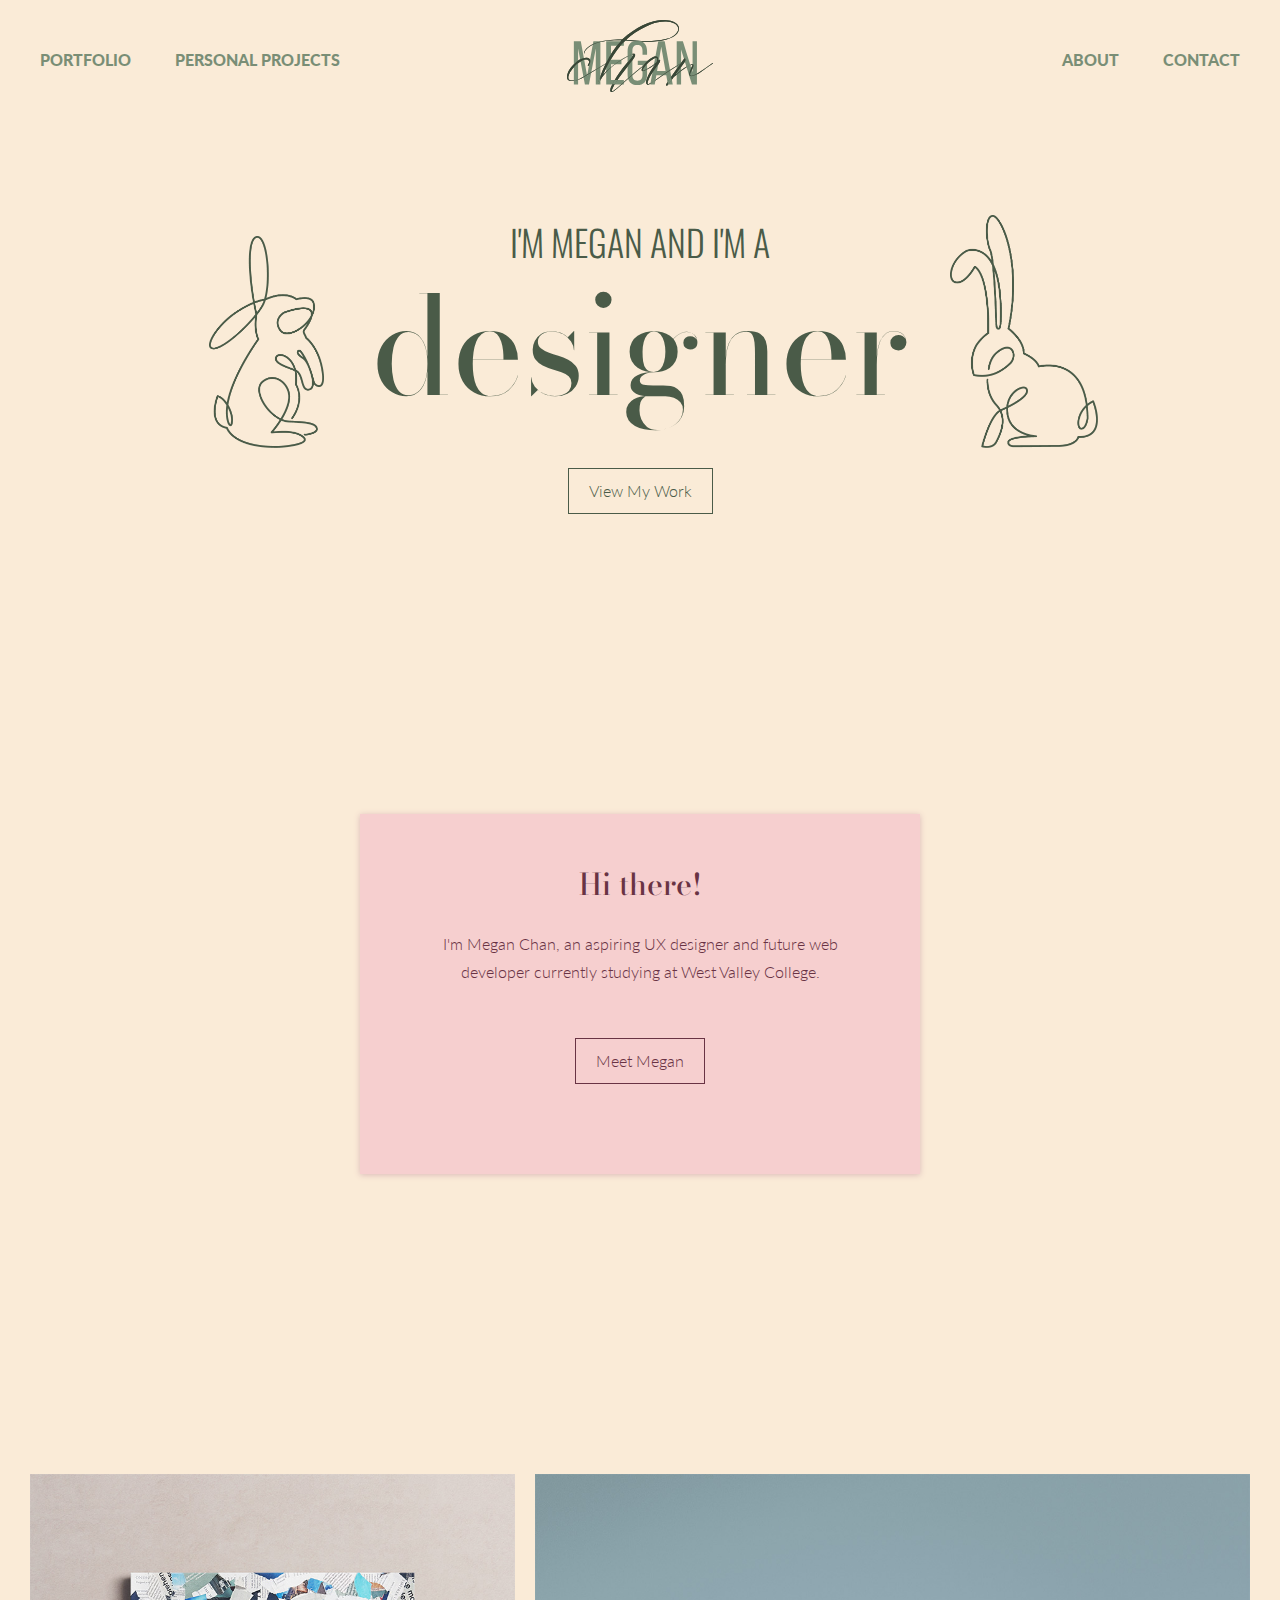
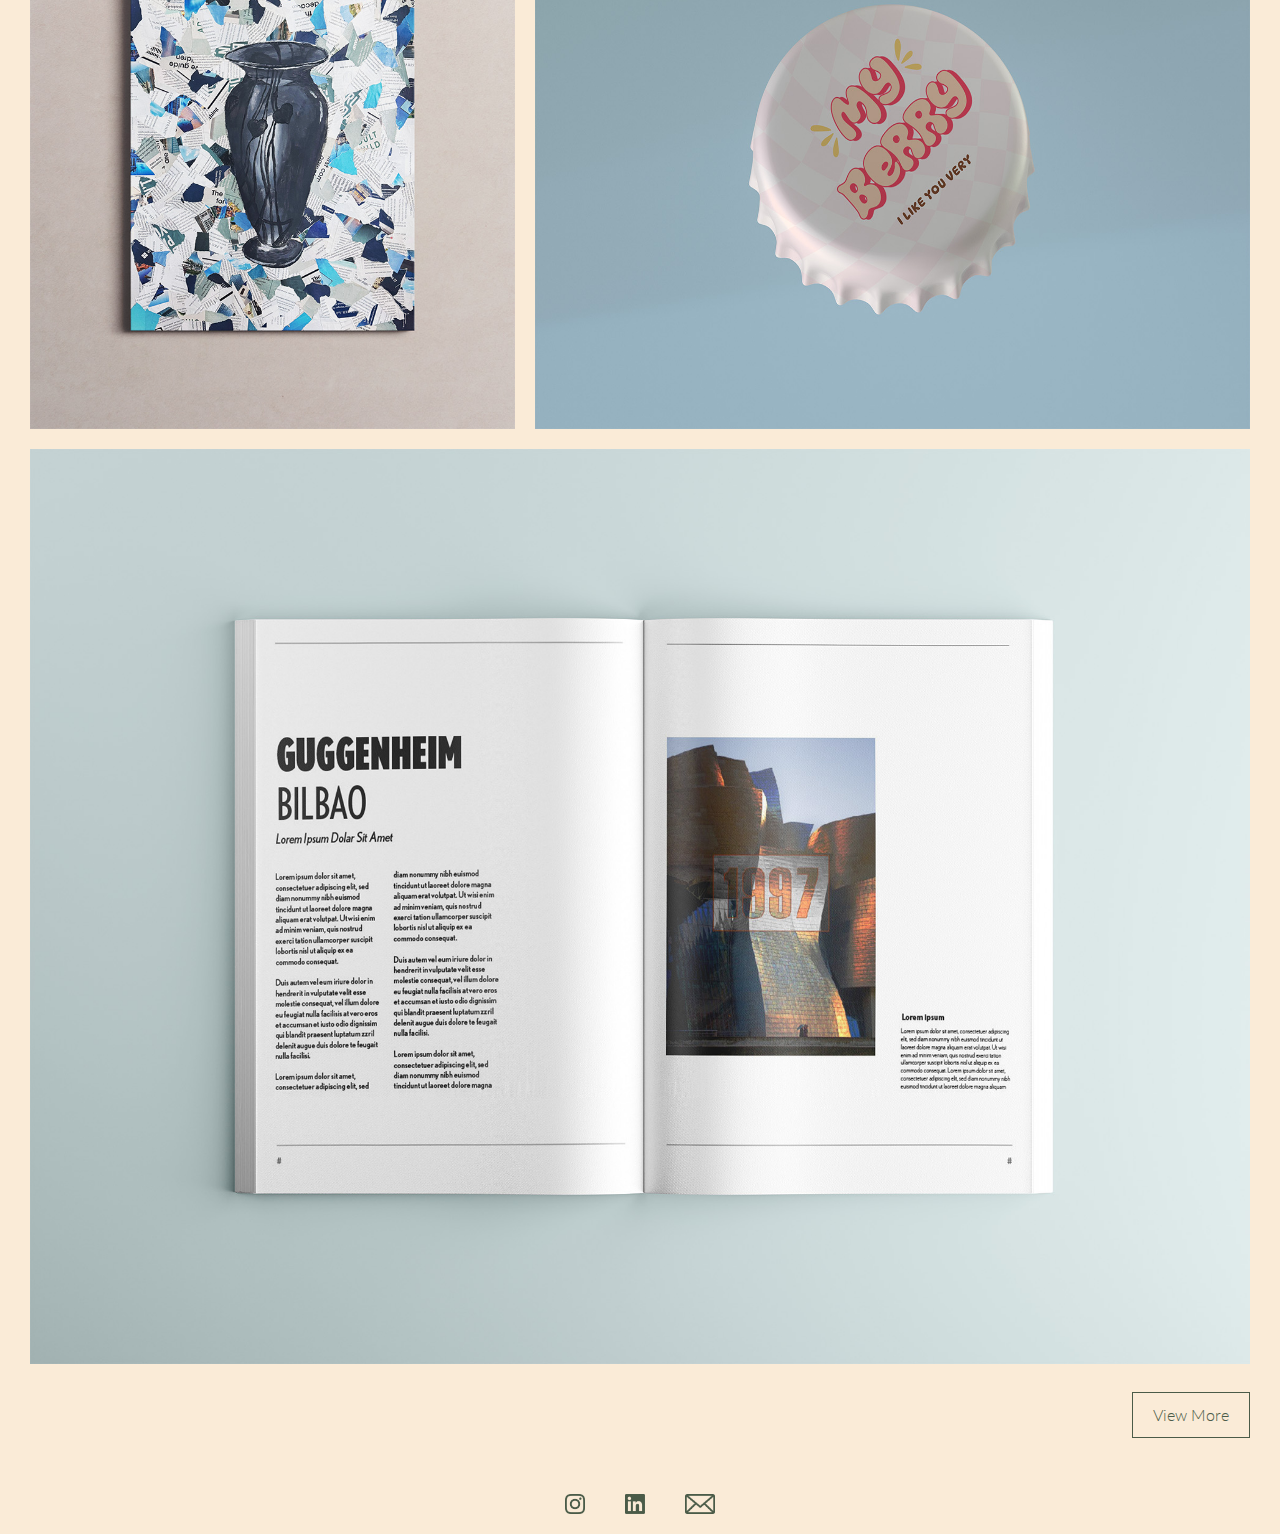
<file: index.html>
<!DOCTYPE html>
<html lang="en">
  <head>
    <meta charset="UTF-8" />
    <meta name="viewport" content="width=device-width, initial-scale=1.0" />
    <title>Megan Chan | Home</title>
    <link rel="stylesheet" href="styles.css" type="text/css" />
  </head>
  <body>
    <header>
      <nav>
        <div class="navbar-full">
          <div class="nav-left">
            <li><a href="portfolio.html">PORTFOLIO</a></li>
            <li><a href="personalProjects.html">PERSONAL PROJECTS</a></li>
          </div>
          <div id="home-in">
            <li>
              <a href="index.html">
                <img class="logo" src="images/logo.svg" alt="HOME" />
              </a>
            </li>
          </div>
          <div class="nav-right">
            <li><a href="about.html">ABOUT</a></li>
            <li><a href="contact.html">CONTACT</a></li>
          </div>
        </div>
        <div class="navbar-collapse">
          <div class="navbar-collapse-left">
            <li id="open-menu">
              <a href="#"
                ><img
                  class="nav-icon"
                  id="open-menu"
                  src="images/open-menu.png"
                  alt="Menu icon"
                />
              </a>
            </li>
            <div class="dropdown-content">
              <li id="close-menu">
                <a href="#"
                  ><img
                    class="nav-icon"
                    id="close-menu"
                    src="images/close-menu.png"
                    alt="Close icon"
                /></a>
              </li>
              <li>
                <a href="portfolio.html">PORTFOLIO</a>
              </li>
              <li>
                <a href="personalProjects.html">PERSONAL PROJECTS</a>
              </li>
              <li><a href="about.html">ABOUT</a></li>
              <li>
                <a href="contact.html">CONTACT</a>
              </li>
            </div>
          </div>
          <div id="home-out">
            <li>
              <a href="index.html">
                <img class="logo" src="images/logo.svg" alt="HOME" />
              </a>
            </li>
          </div>
          <div class="navbar-collapse-right"></div>
        </div>
      </nav>
    </header>
    <div class="content">
      <!-- Hero space below -->
      <section class="hero-space">
        <h1>
          <span class="hero-space-subject">I'M MEGAN AND I'M A</span><br />
          <span class="hero-space-description">designer</span> <br />
        </h1>
        <a href="portfolio.html"><button>View My Work</button></a>
        <img
          class="bunny-left"
          src="images/bunny-left.png"
          alt="Continuous line drawing of bunny"
        />
        <img
          class="bunny-right"
          src="images/bunny-right.png"
          alt="Continuous line drawing of bunny"
        />
      </section>
      <!-- Brief about me below -->
      <section class="brief-about">
        <h2 class="brief-about-inner">Hi there!</h2>
        <p class="brief-about-inner">
          I'm Megan Chan, an aspiring UX designer and future web developer
          currently studying at West Valley College.
        </p>
        <div class="center-align">
          <a href="about.html"
            ><button class="brief-about-inner">Meet Megan</button></a
          >
        </div>
      </section>
      <!-- Selection of portfolio images below -->
      <div class="image-row" id="brief-portfolio">
        <div class="image-short" id="vase-short">
          <img
            class="image-inside"
            src="images/vase-short.jpg"
            alt="Collage painting of a vase"
          />
          <p class="overlay-text">Negative Space Collage</p>
        </div>
        <div class="image-wide" id="vase-wide">
          <img
            class="image-inside"
            src="images/vase-wide.jpg"
            alt="Collage painting of a vase"
          />
          <p class="overlay-text">Negative Space Collage</p>
        </div>
        <div class="image-wide">
          <img
            class="image-inside"
            src="images/bottle-cap.jpg"
            alt="Bottle cap design"
          />
          <p class="overlay-text">Bottle Cap</p>
        </div>
      </div>
      <div class="image-full">
        <img
          class="image-inside"
          src="images/guggenheim-spread.jpg"
          alt="Magazine spread of the Guggenheim Museum Bilbao"
        />
        <p class="overlay-text">Magazine Spread</p>
      </div>
      <div>
        <a href="portfolio.html"
          ><button class="view-more">View More</button>
        </a>
      </div>
      <!-- End of portfolio images -->
    </div>
    <footer>
      <a href="https://www.instagram.com/megan_s_chan/" target="_blank"
        ><img class="icon" src="images/instagram-logo.png" alt="Instagram logo"
      /></a>
      <a href="https://www.linkedin.com/in/meganchan360/" target="_blank"
        ><img class="icon" src="images/linkedin-logo.png" alt="LinkedIn logo"
      /></a>
      <address>
        <a href="mailto:mchan80@mywvm.wvm.edu"
          ><img class="icon" src="images/mail-icon.png" alt="Mail icon"
        /></a>
      </address>
    </footer>
  </body>
</html>
</file>
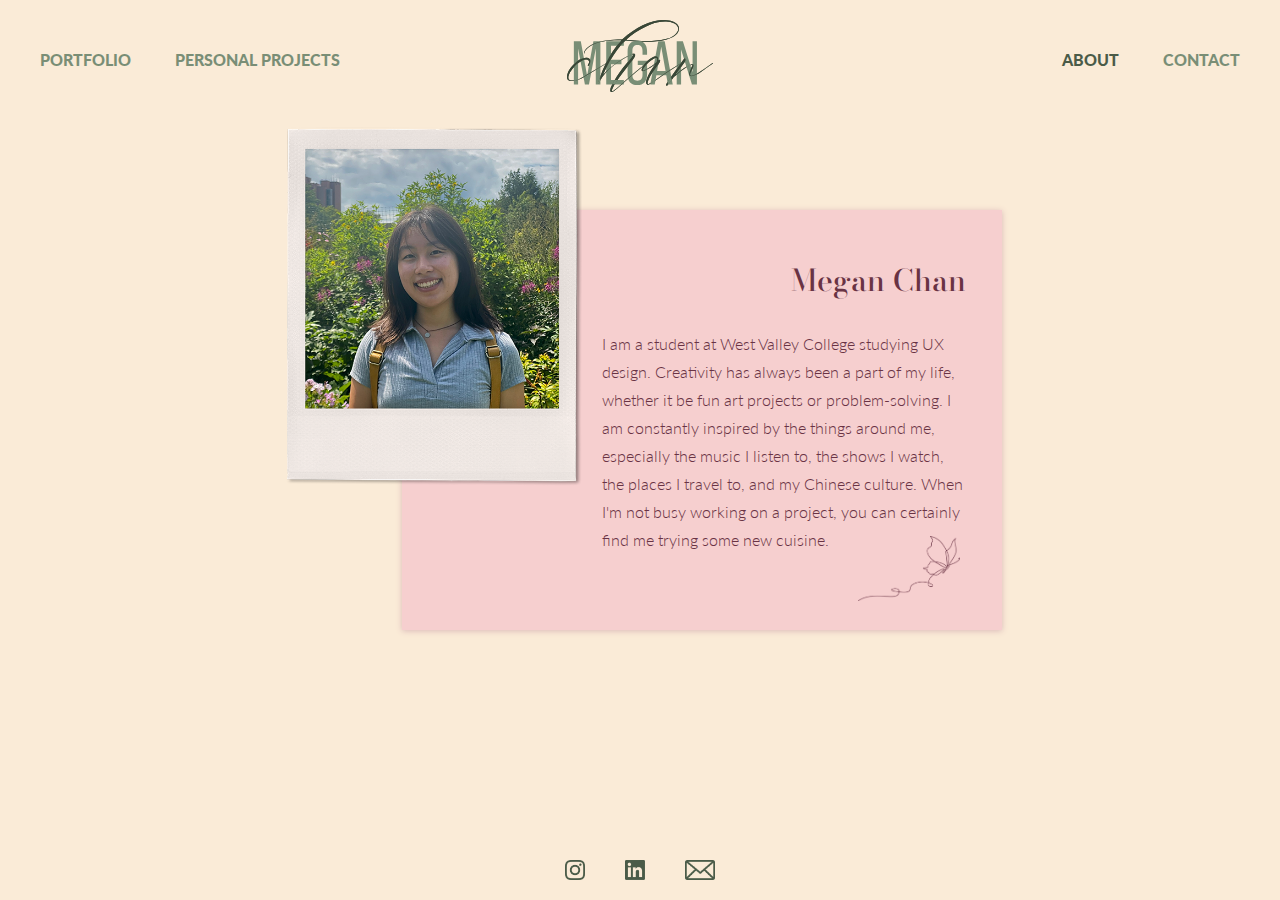
<file: about.html>
<!DOCTYPE html>
<html lang="en">
  <head>
    <meta charset="UTF-8" />
    <meta name="viewport" content="width=device-width, initial-scale=1.0" />
    <title>Megan Chan | About</title>
    <link rel="stylesheet" href="styles.css" type="text/css" />
  </head>
  <body>
    <header>
      <nav>
        <div class="navbar-full">
          <div class="nav-left">
            <li><a href="portfolio.html">PORTFOLIO</a></li>
            <li><a href="personalProjects.html">PERSONAL PROJECTS</a></li>
          </div>
          <div id="home-in">
            <li>
              <a href="index.html">
                <img class="logo" src="images/logo.svg" alt="HOME" />
              </a>
            </li>
          </div>
          <div class="nav-right">
            <li><a class="current-page" href="about.html">ABOUT</a></li>
            <li><a href="contact.html">CONTACT</a></li>
          </div>
        </div>
        <div class="navbar-collapse">
          <div class="navbar-collapse-left">
            <li id="open-menu">
              <a href="#"
                ><img
                  class="nav-icon"
                  id="open-menu"
                  src="images/open-menu.png"
                  alt="Menu icon"
                />
              </a>
            </li>
            <div class="dropdown-content">
              <li id="close-menu">
                <a href="#"
                  ><img
                    class="nav-icon"
                    id="close-menu"
                    src="images/close-menu.png"
                    alt="Close icon"
                /></a>
              </li>
              <li>
                <a href="portfolio.html">PORTFOLIO</a>
              </li>
              <li>
                <a href="personalProjects.html">PERSONAL PROJECTS</a>
              </li>
              <li><a href="about.html">ABOUT</a></li>
              <li>
                <a href="contact.html">CONTACT</a>
              </li>
            </div>
          </div>
          <div id="home-out">
            <li>
              <a href="index.html">
                <img class="logo" src="images/logo.svg" alt="HOME" />
              </a>
            </li>
          </div>
          <div class="navbar-collapse-right"></div>
        </div>
      </nav>
    </header>
    <div class="content">
      <section class="about">
        <h1 class="about">Megan Chan</h1>
        <p class="about">
          I am a student at West Valley College studying UX design. Creativity
          has always been a part of my life, whether it be fun art projects or
          problem-solving. I am constantly inspired by the things around me,
          especially the music I listen to, the shows I watch, the places I
          travel to, and my Chinese culture. When I'm not busy working on a
          project, you can certainly find me trying some new cuisine.
        </p>
        <img
          class="megan"
          src="images/megan.png"
          alt="Portrait of Megan Chan"
        />
        <img
          class="butterfly"
          src="images/butterfly.png"
          alt="Continuous line drawing of butterfly"
        />
      </section>
    </div>
    <footer>
      <a href="https://www.instagram.com/megan_s_chan/" target="_blank"
        ><img class="icon" src="images/instagram-logo.png" alt="Instagram logo"
      /></a>
      <a href="https://www.linkedin.com/in/meganchan360/" target="_blank"
        ><img class="icon" src="images/linkedin-logo.png" alt="LinkedIn logo"
      /></a>
      <address>
        <a href="mailto:mchan80@mywvm.wvm.edu"
          ><img class="icon" src="images/mail-icon.png" alt="Mail icon"
        /></a>
      </address>
    </footer>
  </body>
</html>
</file>
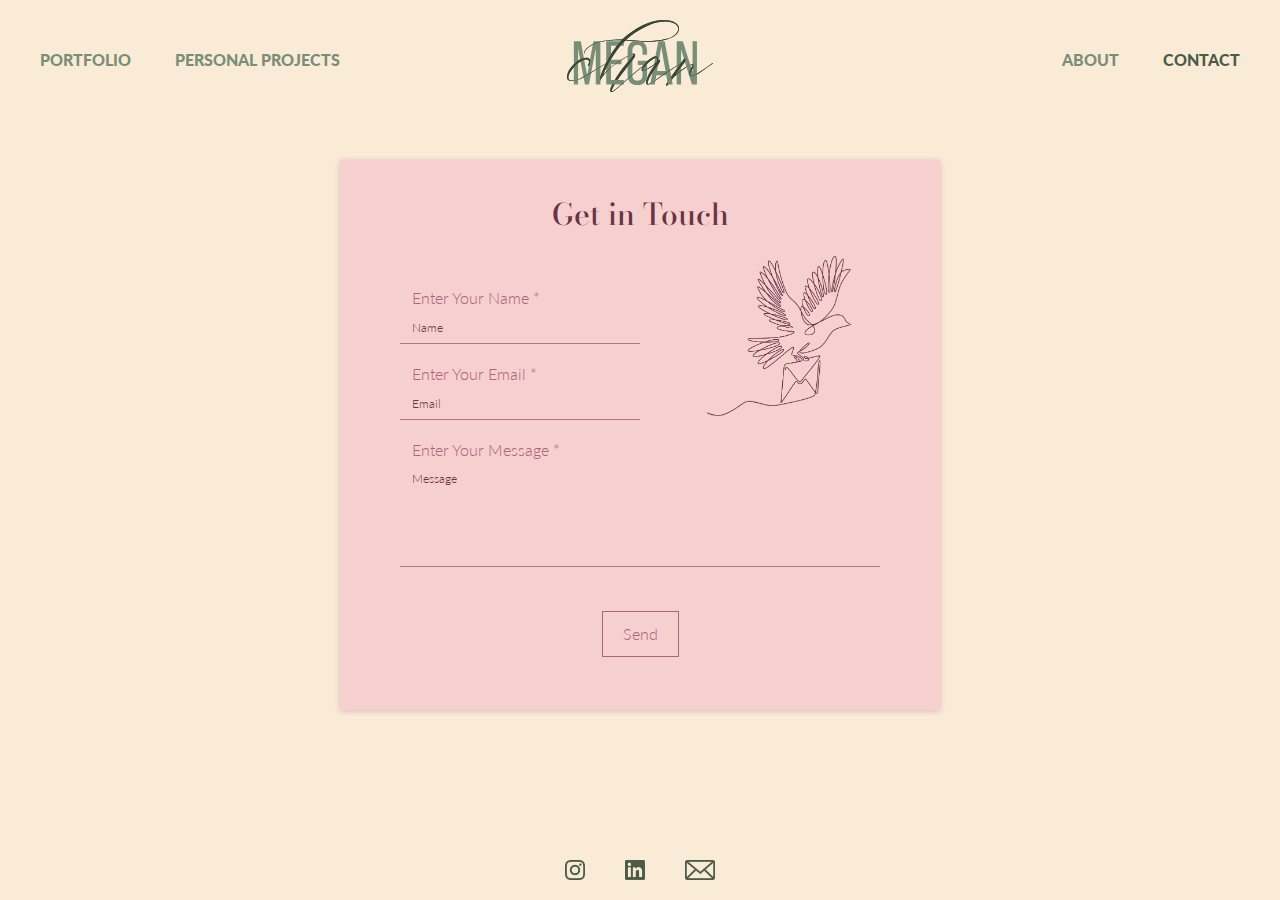
<file: contact.html>
<!DOCTYPE html>
<html lang="en">
  <head>
    <meta charset="UTF-8" />
    <meta name="viewport" content="width=device-width, initial-scale=1.0" />
    <title>Megan Chan | Contact</title>
    <link rel="stylesheet" href="styles.css" type="text/css" />
  </head>
  <body>
    <header>
      <nav>
        <div class="navbar-full">
          <div class="nav-left">
            <li><a href="portfolio.html">PORTFOLIO</a></li>
            <li><a href="personalProjects.html">PERSONAL PROJECTS</a></li>
          </div>
          <div id="home-in">
            <li>
              <a href="index.html">
                <img class="logo" src="images/logo.svg" alt="HOME" />
              </a>
            </li>
          </div>
          <div class="nav-right">
            <li><a href="about.html">ABOUT</a></li>
            <li><a class="current-page" href="contact.html">CONTACT</a></li>
          </div>
        </div>
        <div class="navbar-collapse">
          <div class="navbar-collapse-left">
            <li id="open-menu">
              <a href="#"
                ><img
                  class="nav-icon"
                  id="open-menu"
                  src="images/open-menu.png"
                  alt="Menu icon"
                />
              </a>
            </li>
            <div class="dropdown-content">
              <li id="close-menu">
                <a href="#"
                  ><img
                    class="nav-icon"
                    id="close-menu"
                    src="images/close-menu.png"
                    alt="Close icon"
                /></a>
              </li>
              <li>
                <a href="portfolio.html">PORTFOLIO</a>
              </li>
              <li>
                <a href="personalProjects.html">PERSONAL PROJECTS</a>
              </li>
              <li><a href="about.html">ABOUT</a></li>
              <li>
                <a href="contact.html">CONTACT</a>
              </li>
            </div>
          </div>
          <div id="home-out">
            <li>
              <a href="index.html">
                <img class="logo" src="images/logo.svg" alt="HOME" />
              </a>
            </li>
          </div>
          <div class="navbar-collapse-right"></div>
        </div>
      </nav>
    </header>
    <div class="content">
      <section class="contact-form">
        <h1 class="contact">Get in Touch</h1>
        <div class="form">
          <img
            class="bird"
            src="images/bird.png"
            alt="Line drawing of messenger bird"
          />
          <div class="center-align">
            <form action="#" method="post">
              <p>
                <label class="contact" for="name">Enter Your Name &#42;</label>
                <br />
                <input
                  class="textfield"
                  type="text"
                  name="name"
                  id="name"
                  placeholder="Name"
                  required="required"
                />
              </p>
              <p>
                <label class="contact" for="email"
                  >Enter Your Email &#42;</label
                >
                <br />
                <input
                  class="textfield"
                  type="email"
                  name="email"
                  id="email"
                  placeholder="Email"
                  required="required"
                />
              </p>
              <p>
                <label class="contact" for="message"
                  >Enter Your Message &#42;</label
                >
                <br />
                <textarea
                  name="message"
                  id="message"
                  placeholder="Message"
                  required="required"
                  rows="5"
                  cols="1"
                ></textarea>
              </p>
              <div class="button-center-align">
                <button class="contact">Send</button>
              </div>
            </form>
          </div>
        </div>
      </section>
    </div>
    <footer>
      <a href="https://www.instagram.com/megan_s_chan/" target="_blank"
        ><img class="icon" src="images/instagram-logo.png" alt="Instagram logo"
      /></a>
      <a href="https://www.linkedin.com/in/meganchan360/" target="_blank"
        ><img class="icon" src="images/linkedin-logo.png" alt="LinkedIn logo"
      /></a>
      <address>
        <a href="mailto:mchan80@mywvm.wvm.edu"
          ><img class="icon" src="images/mail-icon.png" alt="Mail icon"
        /></a>
      </address>
    </footer>
  </body>
</html>
</file>
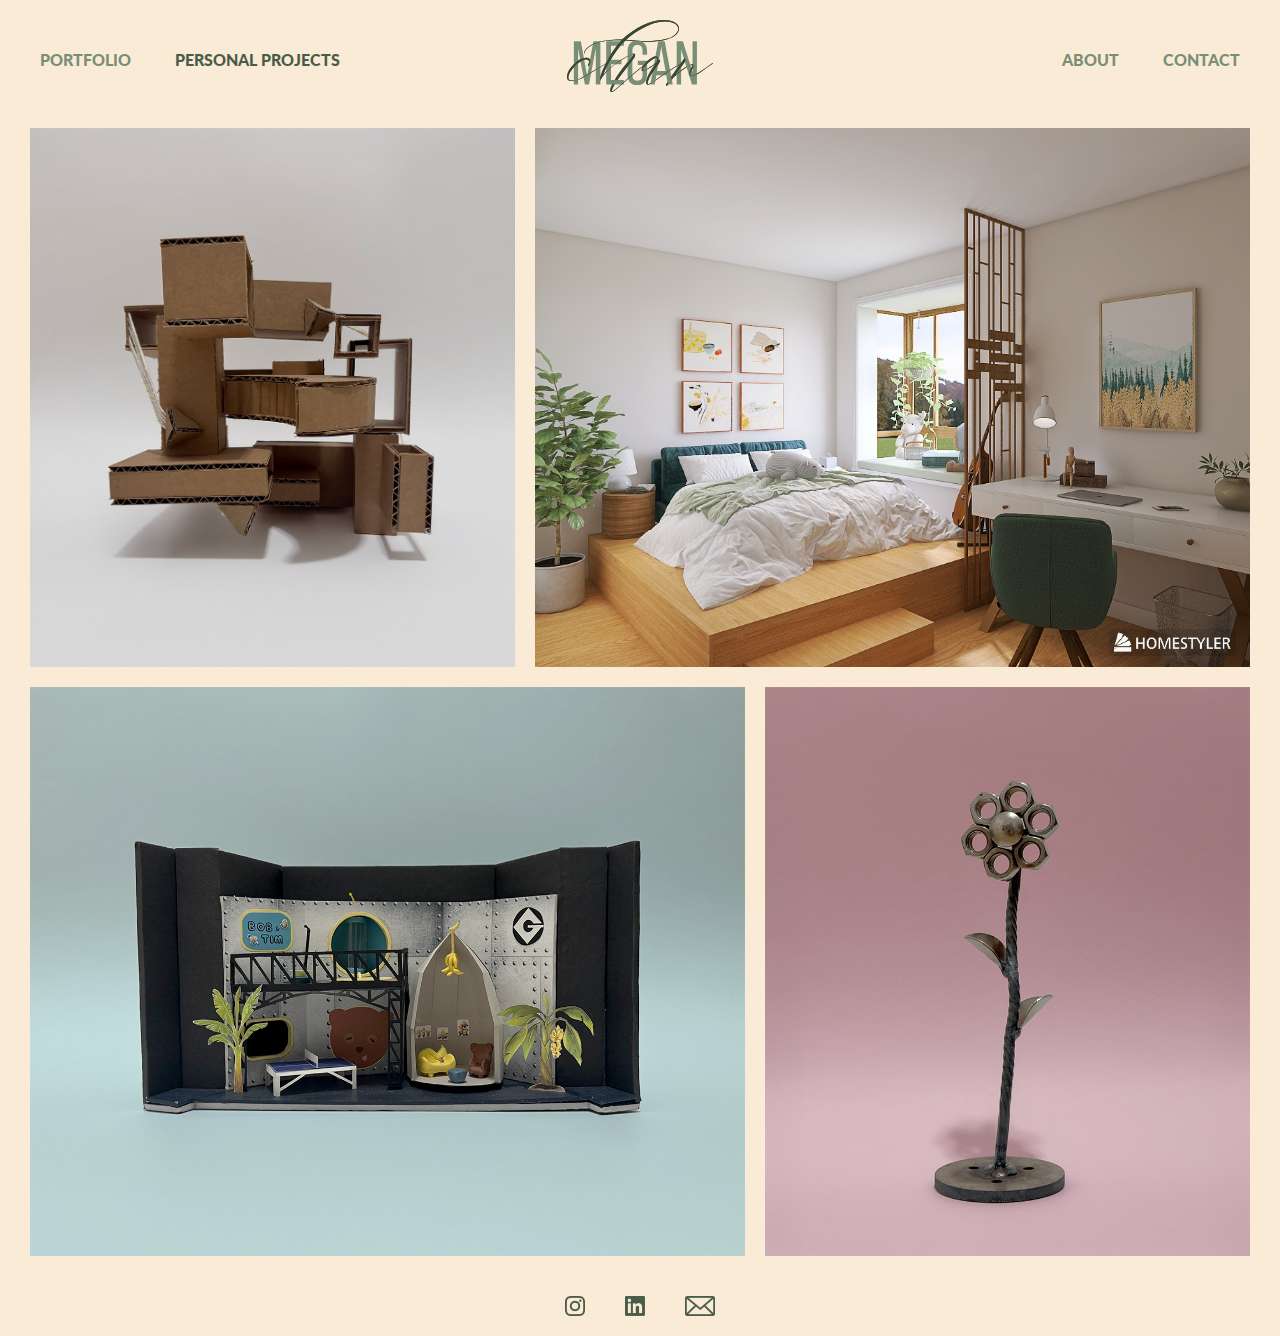
<file: personalProjects.html>
<!DOCTYPE html>
<html lang="en">
  <head>
    <meta charset="UTF-8" />
    <meta name="viewport" content="width=device-width, initial-scale=1.0" />
    <title>Megan Chan | Personal Projects</title>
    <link rel="stylesheet" href="styles.css" type="text/css" />
  </head>
  <body>
    <header>
      <nav>
        <div class="navbar-full">
          <div class="nav-left">
            <li><a href="portfolio.html">PORTFOLIO</a></li>
            <li>
              <a class="current-page" href="personalProjects.html"
                >PERSONAL PROJECTS</a
              >
            </li>
          </div>
          <div id="home-in">
            <li>
              <a href="index.html">
                <img class="logo" src="images/logo.svg" alt="HOME" />
              </a>
            </li>
          </div>
          <div class="nav-right">
            <li><a href="about.html">ABOUT</a></li>
            <li><a href="contact.html">CONTACT</a></li>
          </div>
        </div>
        <div class="navbar-collapse">
          <div class="navbar-collapse-left">
            <li id="open-menu">
              <a href="#"
                ><img
                  class="nav-icon"
                  id="open-menu"
                  src="images/open-menu.png"
                  alt="Menu icon"
                />
              </a>
            </li>
            <div class="dropdown-content">
              <li id="close-menu">
                <a href="#"
                  ><img
                    class="nav-icon"
                    id="close-menu"
                    src="images/close-menu.png"
                    alt="Close icon"
                /></a>
              </li>
              <li>
                <a href="portfolio.html">PORTFOLIO</a>
              </li>
              <li>
                <a href="personalProjects.html">PERSONAL PROJECTS</a>
              </li>
              <li><a href="about.html">ABOUT</a></li>
              <li>
                <a href="contact.html">CONTACT</a>
              </li>
            </div>
          </div>
          <div id="home-out">
            <li>
              <a href="index.html">
                <img class="logo" src="images/logo.svg" alt="HOME" />
              </a>
            </li>
          </div>
          <div class="navbar-collapse-right"></div>
        </div>
      </nav>
    </header>
    <div class="content">
      <h1 class="hidden">Megan Chan | Personal Projects</h1>
      <div class="image-row">
        <div class="image-short">
          <img
            class="image-inside"
            src="images/pavilion.jpg"
            alt="Architectural model of pavilion"
          />
          <p class="overlay-text">Pavilion Concept Model</p>
        </div>
        <div class="image-wide">
          <img
            class="image-inside"
            src="images/homestyler.jpeg"
            alt="Image of rendered bedroom"
          />
          <p class="overlay-text">Bedroom Design</p>
        </div>
      </div>
      <div class="image-row">
        <div class="image-wide">
          <img
            class="image-inside"
            src="images/set-design.jpg"
            alt="Minion themed talk show set design model"
          />
          <p class="overlay-text">Talk Show Set Design Model</p>
        </div>
        <div class="image-short">
          <img
            class="image-inside"
            src="images/flower.jpg"
            alt="Metal welded flower"
          />
          <p class="overlay-text">Welded Flower</p>
        </div>
      </div>
    </div>
    <footer>
      <a href="https://www.instagram.com/megan_s_chan/" target="_blank"
        ><img class="icon" src="images/instagram-logo.png" alt="Instagram logo"
      /></a>
      <a href="https://www.linkedin.com/in/meganchan360/" target="_blank"
        ><img class="icon" src="images/linkedin-logo.png" alt="LinkedIn logo"
      /></a>
      <address>
        <a href="mailto:mchan80@mywvm.wvm.edu"
          ><img class="icon" src="images/mail-icon.png" alt="Mail icon"
        /></a>
      </address>
    </footer>
  </body>
</html>
</file>
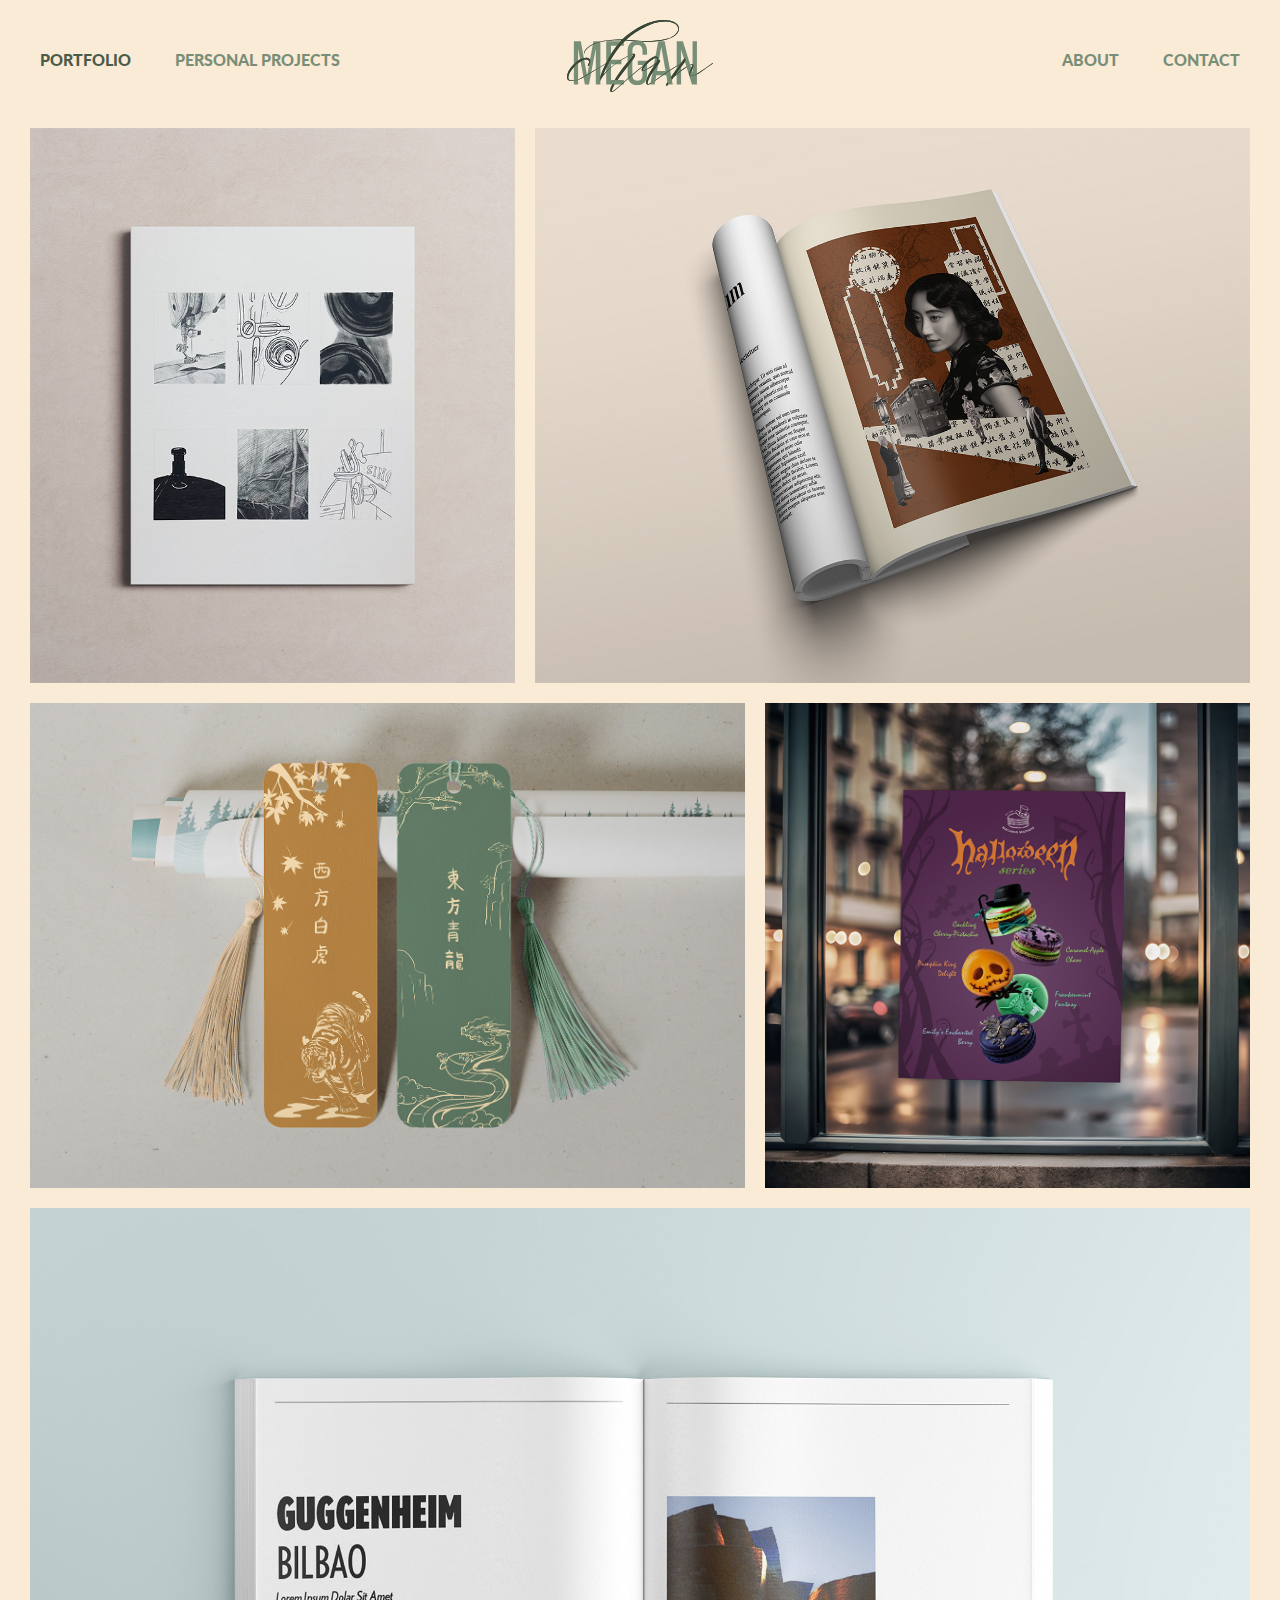
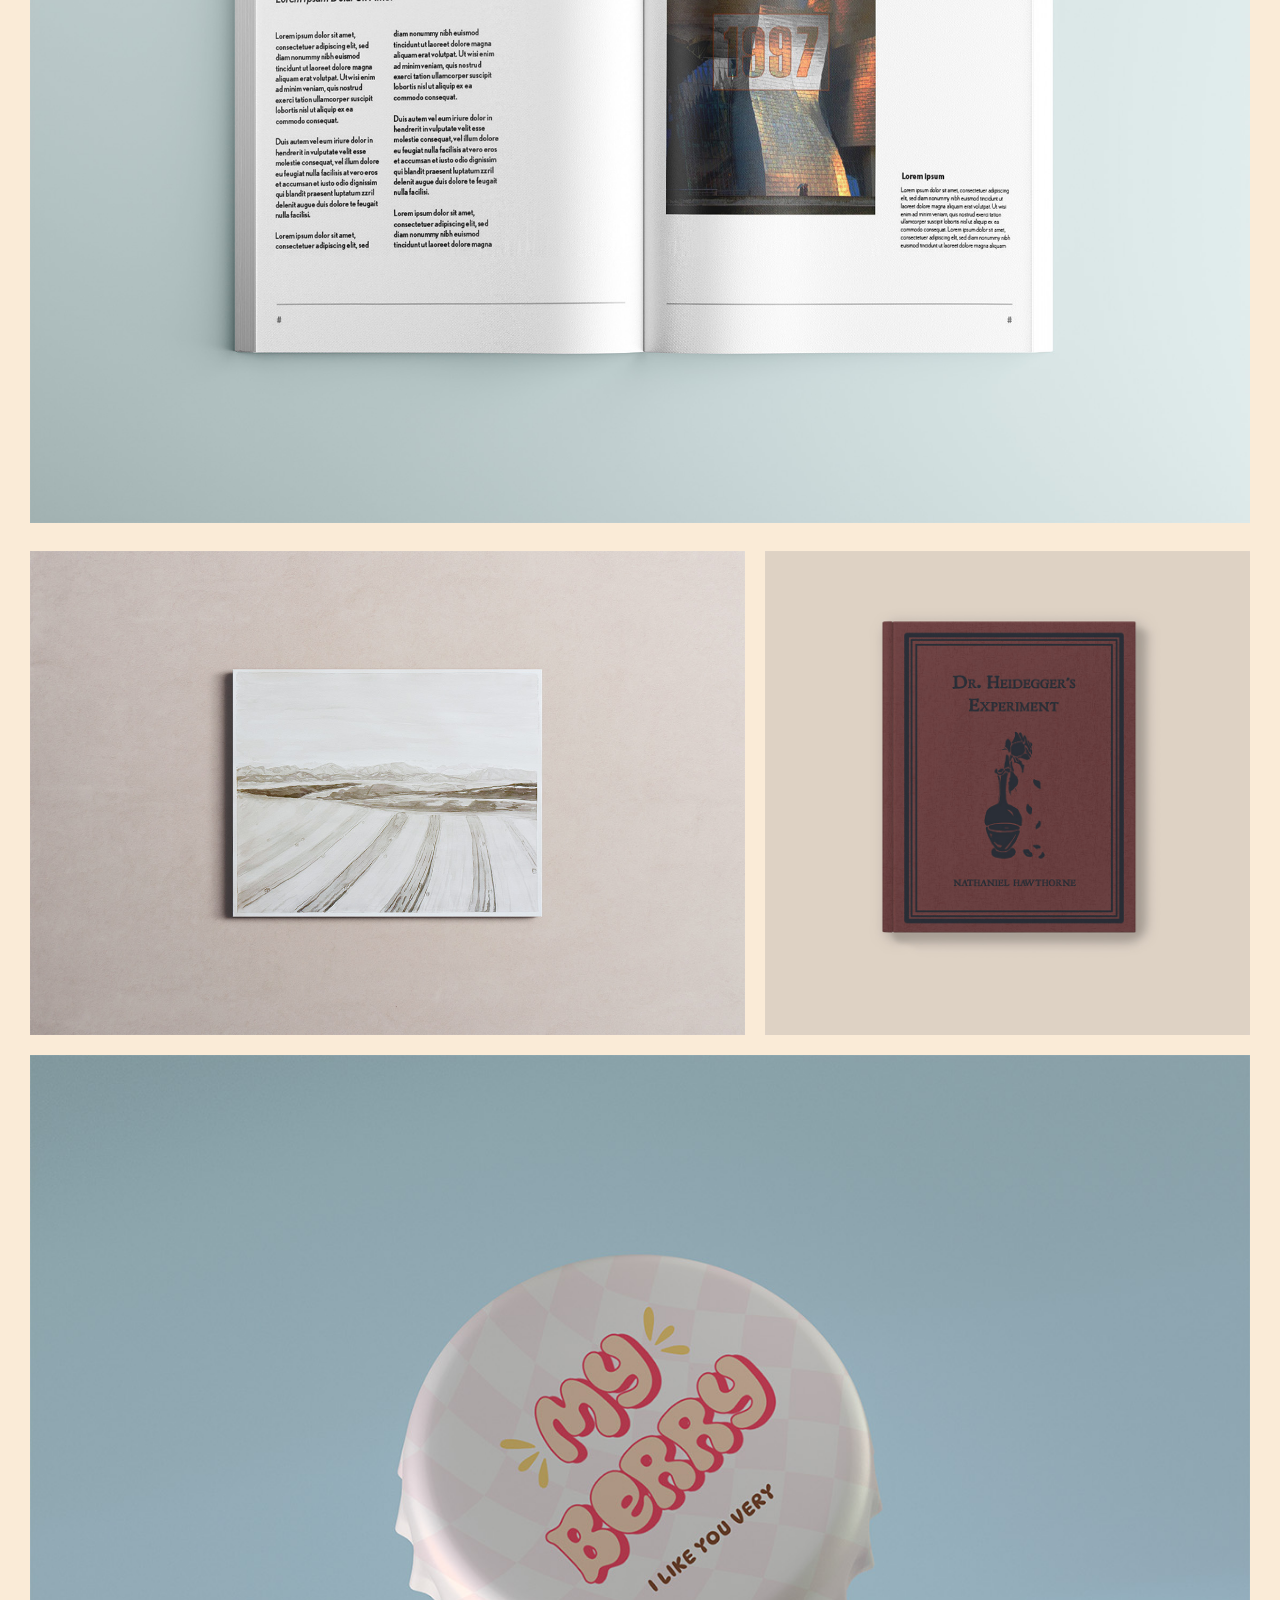
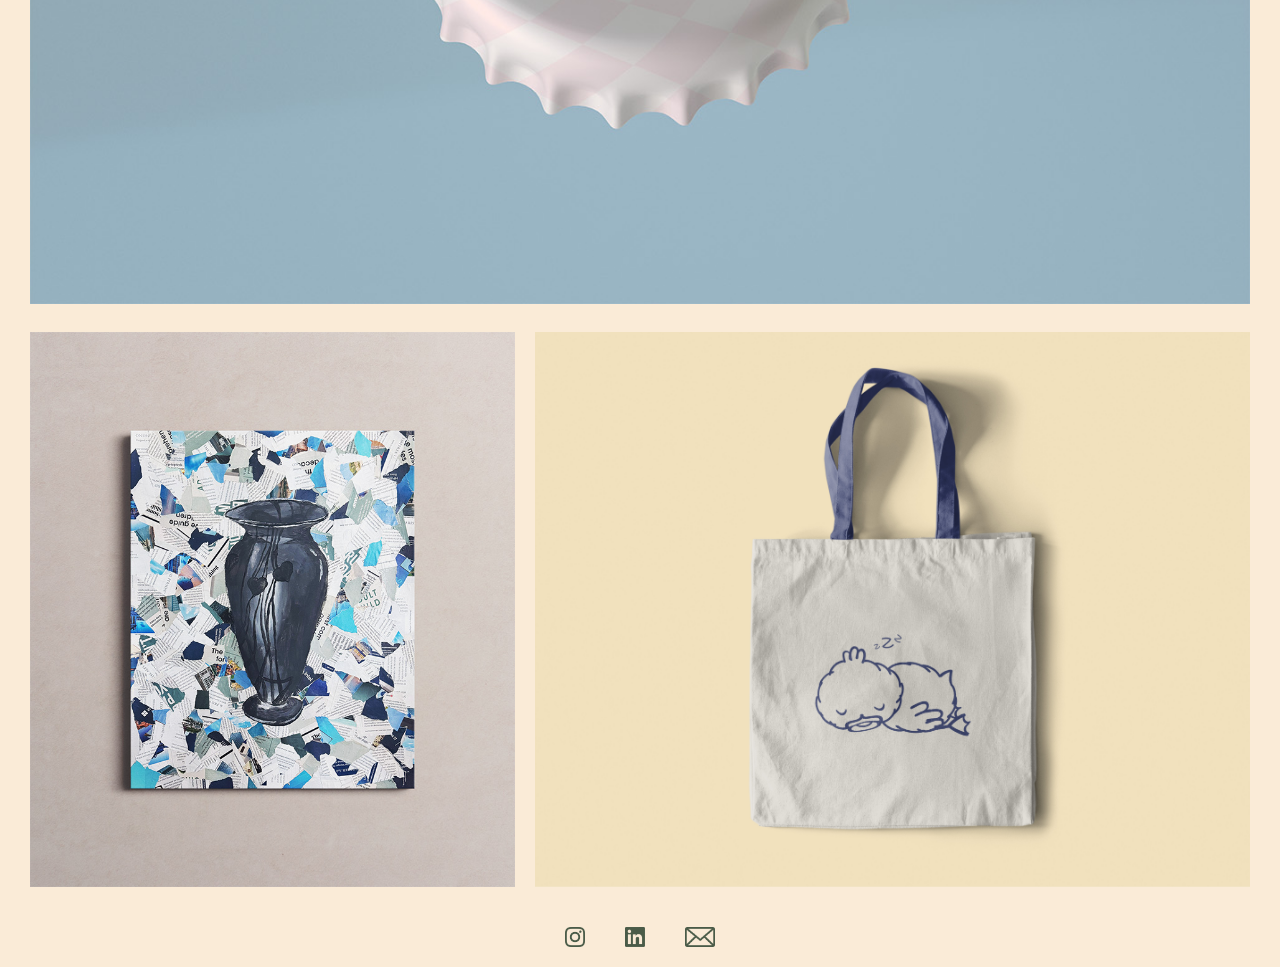
<file: portfolio.html>
<!DOCTYPE html>
<html lang="en">
  <head>
    <meta charset="UTF-8" />
    <meta name="viewport" content="width=device-width, initial-scale=1.0" />
    <title>Megan Chan | Portfolio</title>
    <link rel="stylesheet" href="styles.css" type="text/css" />
  </head>
  <body>
    <header>
      <nav>
        <div class="navbar-full">
          <div class="nav-left">
            <li><a class="current-page" href="portfolio.html">PORTFOLIO</a></li>
            <li><a href="personalProjects.html">PERSONAL PROJECTS</a></li>
          </div>
          <div id="home-in">
            <li>
              <a href="index.html">
                <img class="logo" src="images/logo.svg" alt="HOME" />
              </a>
            </li>
          </div>
          <div class="nav-right">
            <li><a href="about.html">ABOUT</a></li>
            <li><a href="contact.html">CONTACT</a></li>
          </div>
        </div>
        <div class="navbar-collapse">
          <div class="navbar-collapse-left">
            <li id="open-menu">
              <a href="#"
                ><img
                  class="nav-icon"
                  id="open-menu"
                  src="images/open-menu.png"
                  alt="Menu icon"
                />
              </a>
            </li>
            <div class="dropdown-content">
              <li id="close-menu">
                <a href="#"
                  ><img
                    class="nav-icon"
                    id="close-menu"
                    src="images/close-menu.png"
                    alt="Close icon"
                /></a>
              </li>
              <li>
                <a href="portfolio.html">PORTFOLIO</a>
              </li>
              <li>
                <a href="personalProjects.html">PERSONAL PROJECTS</a>
              </li>
              <li><a href="about.html">ABOUT</a></li>
              <li>
                <a href="contact.html">CONTACT</a>
              </li>
            </div>
          </div>
          <div id="home-out">
            <li>
              <a href="index.html">
                <img class="logo" src="images/logo.svg" alt="HOME" />
              </a>
            </li>
          </div>
          <div class="navbar-collapse-right"></div>
        </div>
      </nav>
    </header>
    <div class="content">
      <h1 class="hidden">Megan Chan | Portfolio</h1>
      <div class="image-row">
        <div class="image-short" id="sewing-machine-short">
          <img
            class="image-inside"
            src="images/sewing-machine-short.jpg"
            alt="Six closeup drawings of a Singer sewing machine"
          />
          <p class="overlay-text">Closeup Studies</p>
        </div>
        <div class="image-wide" id="sewing-machine-wide">
          <img
            class="image-inside"
            src="images/sewing-machine-wide.jpg"
            alt="Six closeup drawings of a Singer sewing machine"
          />
          <p class="overlay-text">Closeup Studies</p>
        </div>
        <div class="image-wide">
          <img
            class="image-inside"
            src="images/collage-edittorial.jpg"
            alt="Retro-themed photo collage in magazine"
          />
          <p class="overlay-text">Editorial Illustration</p>
        </div>
      </div>
      <div class="image-row">
        <div class="image-wide">
          <img
            class="image-inside"
            src="images/bookmarks.jpg"
            alt="Two themed bookmarks based on the Chinese philosophy of the five heavenly beasts"
          />
          <p class="overlay-text">The Five Heavenly Beasts Bookmarks</p>
        </div>
        <div class="image-short">
          <img
            class="image-inside"
            src="images/menu-poster.jpg"
            alt="Halloween-themed promotional menu poster for a macaron bakeshop"
          />
          <p class="overlay-text">Halloween-Themed Menu Poster</p>
        </div>
      </div>
      <div class="image-full">
        <img
          class="image-inside"
          src="images/guggenheim-spread.jpg"
          alt="Magazine spread of the Guggenheim Museum Bilbao"
        />
        <p class="overlay-text">Magazine Spread</p>
      </div>
      <div class="image-row">
        <div class="image-wide">
          <img
            class="image-inside"
            src="images/atmospheric-perspective.jpg"
            alt="Ink painting of farm field"
          />
          <p class="overlay-text">Atmospheric Perspective</p>
        </div>
        <div class="image-short">
          <img
            class="image-inside"
            src="images/book.jpg"
            alt="Book cover design for Dr. Heidegger's Experiment by Nathaniel Hawthorne"
          />
          <p class="overlay-text">Book Cover</p>
        </div>
      </div>
      <div class="image-full">
        <img
          class="image-inside"
          src="images/bottle-cap.jpg"
          alt="Bottle cap design"
        />
        <p class="overlay-text">Bottle Cap</p>
      </div>
      <div class="image-row">
        <div class="image-short" id="vase-short">
          <img
            class="image-inside"
            src="images/vase-short.jpg"
            alt="Collage painting of a vase"
          />
          <p class="overlay-text">Negative Space Collage</p>
        </div>
        <div class="image-wide" id="vase-wide">
          <img
            class="image-inside"
            src="images/vase-wide.jpg"
            alt="Collage painting of a vase"
          />
          <p class="overlay-text">Negative Space Collage</p>
        </div>
        <div class="image-wide">
          <img
            class="image-inside"
            src="images/tote-bag.jpg"
            alt="Tote bag with sleeping duck design"
          />
          <p class="overlay-text">Type as Design</p>
        </div>
      </div>
    </div>
    <footer>
      <a href="https://www.instagram.com/megan_s_chan/" target="_blank"
        ><img class="icon" src="images/instagram-logo.png" alt="Instagram logo"
      /></a>
      <a href="https://www.linkedin.com/in/meganchan360/" target="_blank"
        ><img class="icon" src="images/linkedin-logo.png" alt="LinkedIn logo"
      /></a>
      <address>
        <a href="mailto:mchan80@mywvm.wvm.edu"
          ><img class="icon" src="images/mail-icon.png" alt="Mail icon"
        /></a>
      </address>
    </footer>
  </body>
</html>
</file>
<file: styles.css>
@import url("https://fonts.googleapis.com/css2?family=Bodoni+Moda:ital,opsz,wght@0,6..96,400..900;1,6..96,400..900&family=Lato:ital,wght@0,100;0,300;0,400;0,700;0,900;1,100;1,300;1,400;1,700;1,900&family=Oswald:wght@200..700&display=swap");
*,
::before,
::after {
  box-sizing: border-box;
}

/* ***************************type*************************** */

html {
  font-size: 62.5%;
}

*,
button {
  font-family: Lato, sans-serif;
  font-size: 1.6rem;
  font-weight: 300;
  color: #4a5b48;
  line-height: 2.8rem;
}

h1,
h2 {
  font-family: Bodoni Moda, serif;
  font-size: 3rem;
  font-weight: 500;
}

nav a {
  font-weight: 900;
}

/* ***************************layout*************************** */

body {
  background-color: antiquewhite;
  min-height: 100vh;
  margin: 0;
  display: flex;
  flex-direction: column;
}

.content {
  flex: 1;
}

/* ******************header****************** */

nav li {
  display: inline;
  margin: 0 10px;
}

a {
  text-decoration: none;
}

.nav-left,
.nav-right {
  width: 340px;
}

.nav-left,
.navbar-collapse-left {
  margin-right: auto;
  text-align: left;
}

.nav-right,
.navbar-collapse-right {
  margin-left: auto;
  text-align: right;
}

.logo {
  height: 72px;
}

nav a,
.current-page:hover {
  color: #798e76;
  padding: 10px;
  display: inline-block;
}

nav a:hover,
.dropdown-content a,
.current-page {
  color: #4a5b48;
}

.dropdown-content a:hover {
  color: #2d372c;
}

nav a:active {
  color: #4a5b48ae;
}

.current-page:active {
  color: #798e76ae;
}

.dropdown-content a:active {
  color: #2d372cae;
}

.navbar-full,
.navbar-collapse {
  list-style-type: none;
  display: flex;
  justify-content: center;
  align-items: center;
  padding: 10px 20px;
  position: fixed;
  top: 0px;
  left: 0px;
  margin: 0;
  width: 100%;
  z-index: 10;
  background-color: antiquewhite;
}

.navbar-collapse {
  height: 112px;
}

.navbar-collapse-left,
.navbar-collapse-right {
  width: 60px;
}

.nav-icon {
  height: 30px;
  width: 30px;
}

#home-out {
  position: absolute;
  top: 10px;
  left: 50%;
  transform: translateX(-50%);
}

.dropdown-content {
  opacity: 0;
  visibility: hidden;
  position: absolute;
  display: flex;
  flex-direction: column;
  width: 100%;
  height: fit-content;
  padding: 31px 20px;
  top: 0;
  left: 0;
  background-color: #798e76;
  z-index: 10;
  transition: opacity 0.3s ease, visibility 0.3s ease;
}

.navbar-collapse-left:hover .dropdown-content {
  opacity: 1;
  visibility: visible;
}

.navbar-collapse {
  display: none;
}

/* ******************footer****************** */

footer {
  display: flex;
  justify-content: center;
  flex-direction: row;
  width: 100%;
  height: 60px;
  padding: 20px;
  position: relative;
  bottom: 0;
  background-color: antiquewhite;
}

address {
  font-style: normal;
}

img.icon {
  height: 20px;
  width: auto;
  margin: 0 20px;
}

/* ******************content-home****************** */

.content {
  padding: 0 20px;
  margin-top: 60px;
}

/* ************hero space************ */

.hero-space {
  position: relative;
  display: flex;
  align-items: center;
  flex-flow: column wrap;
  width: fit-content;
  margin: 0 auto;
  margin-top: 10%;
  text-align: center;
}

.bunny-left,
.bunny-right {
  position: absolute;
  bottom: 20%;
}

.bunny-left {
  width: 115px;
  left: -30%;
}

.bunny-right {
  width: 148px;
  right: -35%;
}

.hero-space-subject,
.hero-space-description {
  display: block;
  margin: 24px 0;
}

.hero-space-subject {
  font-family: Oswald, sans-serif;
  font-size: 3.6rem;
  font-weight: 300;
}

.hero-space-description {
  font-family: Bodoni Moda, serif;
  font-size: 13.6rem;
  font-weight: 400;
}

button {
  position: relative;
  background-color: transparent;
  border: 1px solid #4a5b48;
  padding: 8px 20px;
  margin-top: 36px;
}

button:hover {
  background-color: #4a5b48;
  border: 1px solid transparent;
  color: antiquewhite;
  cursor: pointer;
}

button:active {
  background-color: #4a5b48ae;
}

/* ************brief about me************ */

.brief-about {
  display: flex;
  flex-direction: column;
  margin: 300px auto;
  padding: 48px;
  height: 360px;
  width: 560px;
  background-color: rgb(246, 207, 207);
  box-shadow: 0 1px 6px rgb(219, 185, 185);
}

h2.brief-about-inner,
p.brief-about-inner {
  color: rgb(105, 51, 68);
  text-align: center;
}

h2.brief-about-inner {
  margin: 8px 0 16px 0;
}

div.center-align {
  margin: 0 auto;
  margin-top: 36px;
}

button.brief-about-inner {
  margin-top: 0;
  border: 1px solid rgb(105, 51, 68);
  color: rgb(105, 51, 68);
}

button.brief-about-inner:hover {
  background-color: rgb(105, 51, 68);
  border: 1px solid transparent;
  color: rgb(246, 207, 207);
}

button.brief-about-inner:active {
  background-color: rgba(105, 51, 68, 0.75);
}

/* ************brief portfolio************ */

.image-row,
.image-full {
  display: flex;
  align-items: stretch;
  height: 30%;
  margin: 20px 0;
}

.image-row {
  flex-direction: row;
}

.image-short,
.image-wide,
.image-full {
  position: relative;
  display: inline-block;
  margin: 0 10px;
  background-color: #4a5b48;
}

.image-short {
  width: 40%;
}

.image-wide {
  width: 59%;
}

.image-inside {
  display: block;
  width: 100%;
  height: 100%;
  transition: opacity 0.3s;
}

.overlay-text {
  position: absolute;
  top: 50%;
  left: 50%;
  transform: translate(-50%, -50%);
  padding: 10px;
  margin: 0;
  text-align: center;
  font-size: 2rem;
  opacity: 0;
  transition: opacity 0.3s;
  color: antiquewhite;
  font-weight: 400;
}

.icon {
  height: 24px;
  width: 24px;
}

button.view-more {
  display: flex;
  justify-content: space-between;
  align-items: center;
  margin: 20px 10px 36px auto;
}

#vase-wide,
#sewing-machine-wide {
  display: none;
}

/* ******************hover effect****************** */

.image-short:hover .image-inside,
.image-wide:hover .image-inside,
.image-full:hover .image-inside {
  opacity: 0.1;
}

.image-short:hover .overlay-text,
.image-wide:hover .overlay-text,
.image-full:hover .overlay-text {
  opacity: 1;
}

/* ******************content-about****************** */

h1.hidden {
  visibility: hidden;
  opacity: 0;
}

section.about {
  position: relative;
  left: 5%;
  display: flex;
  align-items: flex-end;
  flex-direction: column;
  height: 420px;
  width: 600px;
  margin: 150px auto 36px auto;
  padding: 36px;
  padding-left: 200px;
  background-color: rgb(246, 207, 207);
  box-shadow: 0 1px 6px rgb(219, 185, 185);
}

h1.about,
p.about {
  color: rgb(105, 51, 68);
}

h1.about {
  text-align: right;
}

img.megan {
  display: block;
  position: absolute;
  width: 300px;
  left: -20%;
  top: -20%;
}

.butterfly {
  position: absolute;
  right: 7%;
  bottom: 7%;
  width: 17%;
}

/* ******************content-contact****************** */

.contact-form {
  display: flex;
  align-items: center;
  flex-direction: column;
  height: 550px;
  width: 600px;
  margin: 100px auto 36px auto;
  padding: 20px;
  background-color: rgb(246, 207, 207);
  box-shadow: 0 1px 6px rgb(219, 185, 185);
}

.textfield,
textarea {
  background-color: transparent;
  border: none;
  border-bottom: 1px solid rgb(188, 112, 136);
}

.textfield:focus,
textarea:focus {
  outline: none;
}

h1.contact,
::placeholder {
  color: rgb(105, 51, 68);
}

::placeholder,
input.textfield,
textarea {
  font-size: 1.2rem;
  line-height: 1.8rem;
}

label.contact,
input.textfield,
textarea {
  padding: 6px 12px;
  color: rgb(175, 99, 123);
}

input.textfield,
textarea {
  width: 240px;
}

input.textfield:hover,
input.textfield:focus,
textarea:hover,
textarea:focus {
  background-color: rgb(237, 190, 195);
  border-bottom: 1px solid transparent;
}

textarea {
  resize: none;
  width: 480px;
}

button.contact {
  display: block;
  margin: 36px auto 0 auto;
  border: 1px solid rgb(175, 99, 123);
  color: rgb(175, 99, 123);
}

button.contact:hover {
  background-color: rgb(175, 99, 123);
  border: 1px solid transparent;
  color: rgb(246, 207, 207);
}

button.contact:active {
  background-color: rgba(175, 99, 123, 0.75);
}

div.form {
  position: relative;
  display: inline-block;
}

.bird {
  position: absolute;
  right: 6%;
  top: 2%;
  width: 30%;
}

/* *****************************This is for small-screen laptops***************************** */

@media (min-width: 769px) and (max-width: 969px) {
  /* *********************header********************* */
  .navbar-full {
    display: none;
  }

  .navbar-collapse {
    display: flex;
  }

  /* ************hero space************ */
  .bunny-left {
    width: 96px;
    left: -33%;
  }

  .bunny-right {
    width: 120px;
    right: -37%;
  }

  .hero-space-subject,
  .hero-space-description {
    margin: 12px 0;
  }

  .hero-space-subject {
    font-size: 2.8rem;
  }

  .hero-space-description {
    font-size: 10rem;
  }
  /* ******************content-about****************** */

  section.about {
    left: 7%;
  }
}
/* *****************************This is for iPads***************************** */

@media (min-width: 481px) and (max-width: 768px) {
  /* *********************header********************* */
  .navbar-full {
    display: none;
  }

  .navbar-collapse {
    display: flex;
  }

  /* ************hero space************ */
  .bunny-left,
  .bunny-right {
    display: none;
    visibility: hidden;
  }

  .hero-space {
    margin-top: 15%;
  }

  .hero-space-subject,
  .hero-space-description {
    margin: 12px 0;
  }

  .hero-space-subject {
    font-size: 2.8rem;
  }

  .hero-space-description {
    font-size: 10rem;
  }

  /* ************brief about me************ */

  .brief-about {
    width: 440px;
    margin: 100px auto;
  }

  /* ************brief portfolio************ */

  .image-row {
    flex-direction: column;
    margin: 0;
  }

  .image-short,
  .image-wide {
    width: fit-content;
    margin: 20px 10px;
  }

  .image-full {
    margin: 20px 10px;
    margin-bottom: 10px;
  }

  #vase-short,
  #sewing-machine-short {
    display: none;
  }

  #vase-wide,
  #sewing-machine-wide {
    display: block;
  }

  /* ******************content-about****************** */

  section.about {
    left: 0;
    align-items: center;
    height: fit-content;
    width: 400px;
    margin: 100px auto 136px auto;
    padding: 36px;
  }

  h1.about {
    text-align: center;
    margin-top: 36px;
  }

  img.megan {
    order: -1;
    display: block;
    position: static;
  }

  .butterfly {
    right: 8%;
    bottom: 3%;
  }

  /* ******************content-contact****************** */

  .contact-form {
    height: fit-content;
    width: 456px;
  }

  label.contact,
  input.textfield {
    width: 200px;
  }

  textarea {
    width: 360px;
  }

  button.contact {
    margin-bottom: 36px;
  }

  .bird {
    right: 0%;
    top: 5%;
  }
}

/* *****************************This is for mobile***************************** */

@media (max-width: 480px) {
  /* *********************header********************* */
  .navbar-full {
    display: none;
  }

  .navbar-collapse {
    display: flex;
  }

  /* ************hero space************ */
  .bunny-left,
  .bunny-right {
    display: none;
    visibility: hidden;
  }

  .hero-space {
    margin-top: 20%;
  }

  .hero-space-subject,
  .hero-space-description {
    margin: 8px 0;
  }

  .hero-space-subject {
    font-size: 2.4rem;
  }

  .hero-space-description {
    font-size: 8rem;
  }

  /* ************brief about me************ */

  .brief-about {
    width: 296px;
    margin-top: 30%;
  }
  /* ************brief portfolio************ */

  #brief-portfolio {
    margin-top: -60%;
  }

  .image-row {
    flex-direction: column;
    margin: 0;
  }

  .image-short,
  .image-wide {
    width: fit-content;
    margin: 10px 10px;
  }

  .image-full {
    margin: 10px 10px;
    margin-bottom: 2px;
  }

  #vase-short,
  #sewing-machine-short {
    display: none;
  }

  #vase-wide,
  #sewing-machine-wide {
    display: block;
  }

  /* ******************content-about****************** */

  section.about {
    left: 0;
    align-items: center;
    height: fit-content;
    width: 300px;
    margin: 100px auto 136px auto;
    padding: 36px;
  }

  h1.about {
    text-align: center;
    margin-top: 36px;
  }

  img.megan {
    order: -1;
    position: static;
    display: block;
    width: 240px;
  }

  .butterfly {
    right: 8%;
    bottom: 3%;
  }

  /* ******************content-contact****************** */

  .contact-form {
    height: fit-content;
    width: 300px;
  }

  .form {
    padding-top: 33%;
  }

  label.contact,
  input.textfield,
  textarea {
    width: 240px;
  }

  textarea {
    height: 200px;
  }

  button.contact {
    margin-bottom: 36px;
  }

  .bird {
    left: 50%;
    transform: translateX(-50%);
  }
}
</file>
